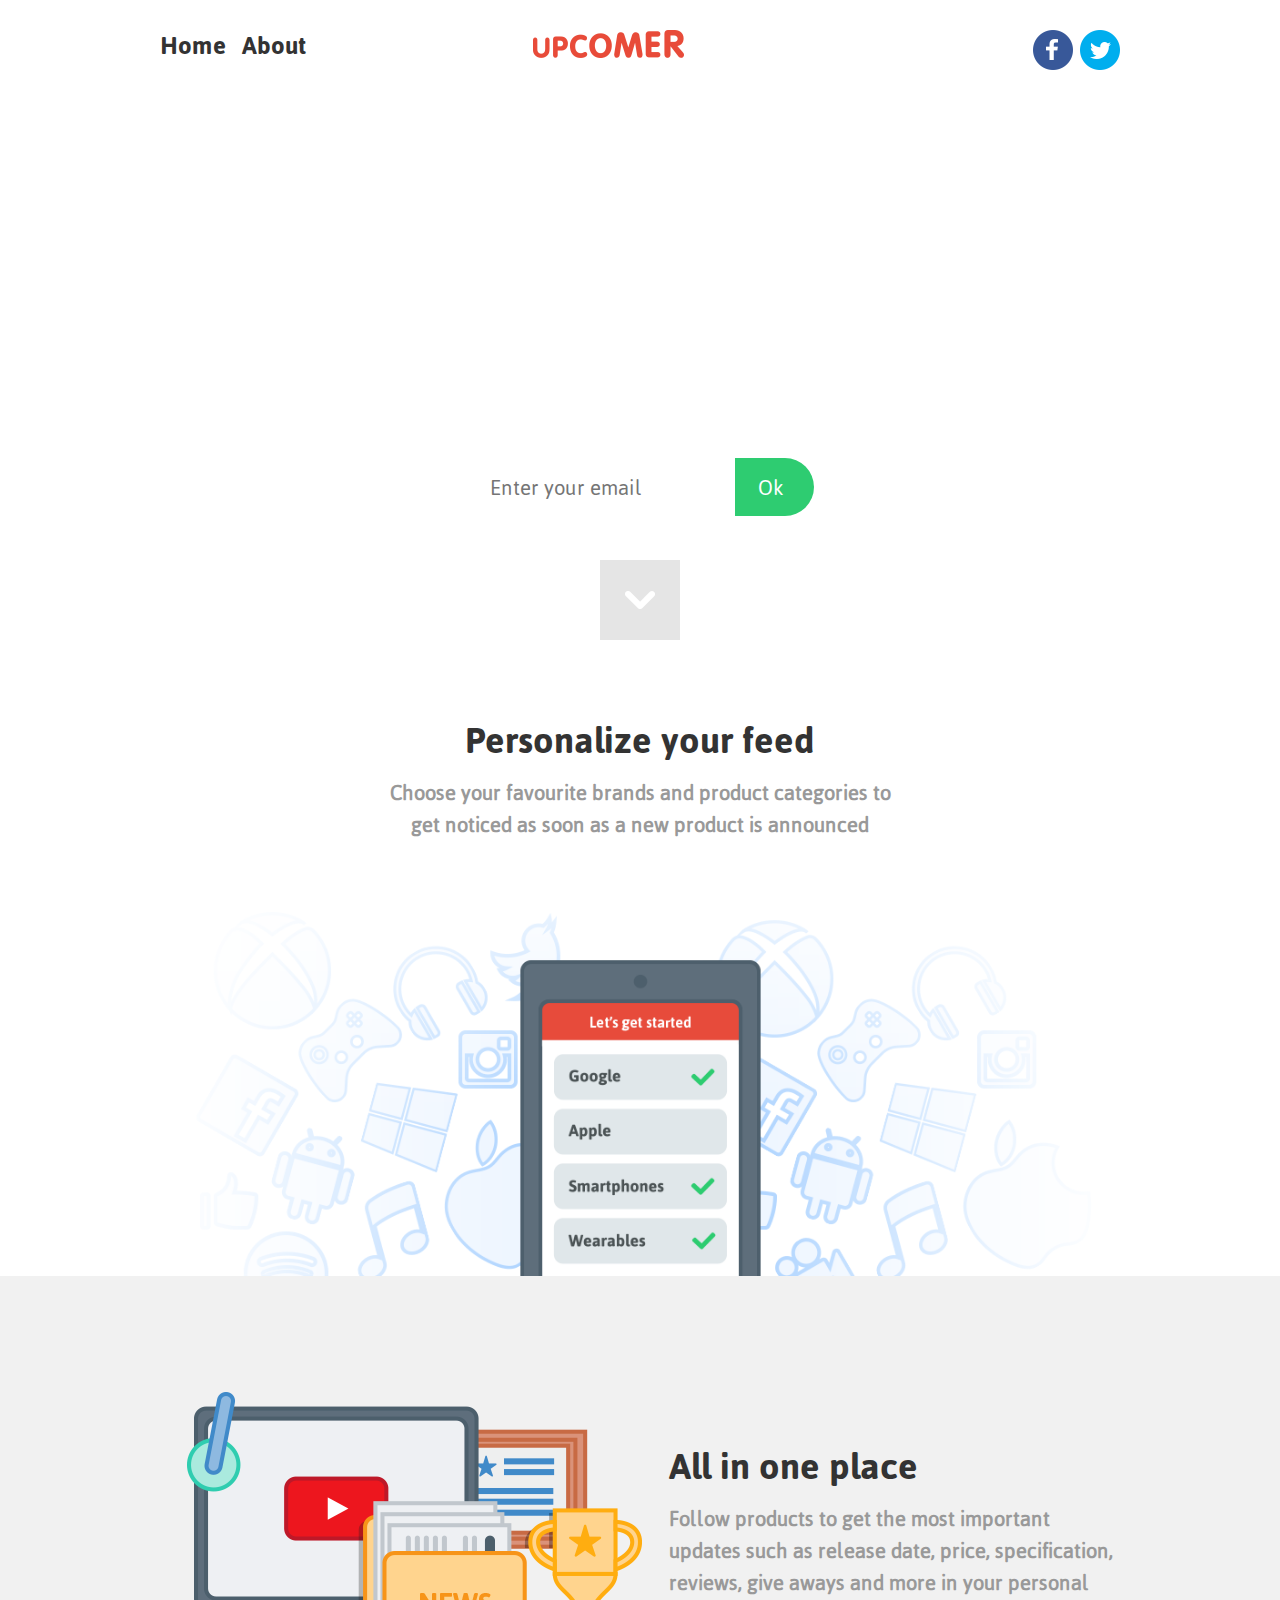
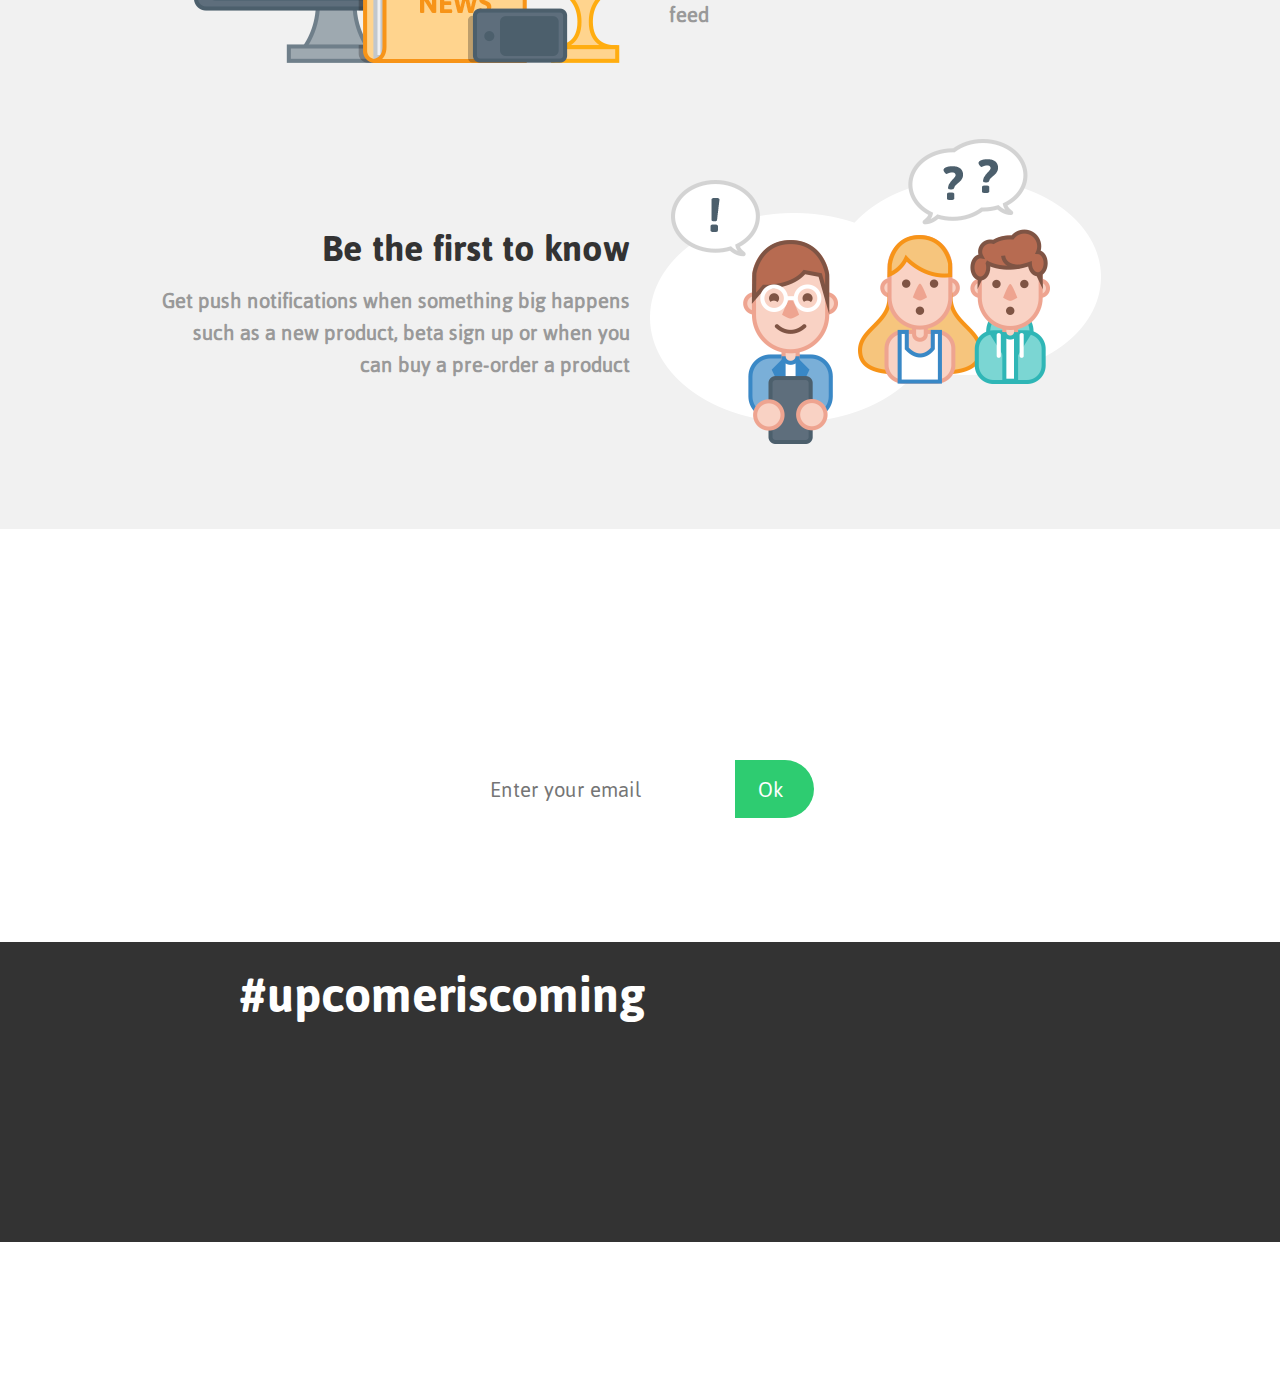
<file: index.html>
<!DOCTYPE html>
<html lang="en">
  <head>
    <meta charset="UTF-8">
    <title>Upcomer Project</title>
    <link rel="stylesheet" type="text/css" href="css/style.css">
    <link rel="stylesheet" type="text/css" href="css/responsive.css">
  </head>
  <body>
    <div id="wrapper">
          <header>
           <nav class="top-nav-left">
            <ul>
              <li><a href ="#">Home</a></li>
              <li><a href ="#">About</a></li>
            </ul>
          </nav>
          <ul class="top-nav-right">
            <li><a href ="#" class="icons fb"></a></li>
            <li><a href ="#" class="icons tweet"></a></li>
          </ul>
          <h1 class="logo"><img src="img/upcomer-logo.png"></h1>
        </header>
      <div class="main">
        <div class="content-top">
          <div class = "contents">
             <h2>Stay updated on upcoming
                 tech products you love
             </h2>
             <h4>We made it a lot more easier for you to always stay
                  updated on all incoming projects you care about
                  <p>.. so be the first to try Upcomer</p>
             </h4>
              <div id="email-box">
                <input type="email" name="email" class="h7" placeholder="Enter your email">
                 <input type="submit" class="h7" value="Ok">
              </div>
              <h6>Coming to android and IOS early 2015</h6>
              <a href="#" class="down-arrow"></a>
            </div>
          </div>
        <div class="content-mid">
            <div class="mid-top">
              <div class="contents">
                <div class="txt-center">
                  <h3>Personalize your feed</h3>
                  <h5>Choose your favourite brands and product categories to</p>
                  get noticed as soon as a new product is announced</p></h5>
                </div>
                  <img src="img/feed_bg.png">
              </div>
            </div>
            <div class="mid-center">
              <div class="contents">
              <img src="img/illustration1.png">
              <div class="txt-right">
                <h3><p>All in one place</p></h3>
                <h5><p>Follow products to get the most important updates
                such as release date, price, specification, reviews,
                give aways and more in your personal feed</h5>
              </div>
              </div>
            </div>
            <div class="mid-bottom">
                <div class="contents">
                <img src="img/illustration2.png">
                <div class="txt-left">
                  <h3><p>Be the first to know</p></h3>
                   <h5><p>Get push notifications when something big happens
                    such as a new product, beta sign up or when you
                    can buy a pre-order a product</p></h5>
                </div>
                </div>
            </div>
        </div>
       <div class="content-bottom">
        <div class="contents">
            <h4>
              <p>The first 5000 people to sign up will get an "elderly adopter priority" for 6 months
              which gives you a higher priority when we give away brand new products</p>
              <p>Be the first to try Upcomer</p>
            </h4>
             <div id="email-box">
                <input type="email" name="email" class="h7" placeholder="Enter your email">
                 <input type="submit" class="h7" value="Ok">
              </div>
              <h6>Coming to android and IOS early 2015</h6>
          </div>  
          <!-- <ul class="share-icons">
            <li><a href="" class="icons fb-share"></a></li>
            <li><a href="" class="icons twt-share"></a></li>
            <li><a href="" class="icons email-share"></a></li>
          </ul> -->
        </div>
        <section class="hand">
          <div class="contents">
             <div class="txt">#upcomeriscoming<div>
          </div>
        </section>
      </div>
    </div>
    <footer>
      <div class="contents">
      <ul class ="footer-icons">
         <!--  <li><a href ="#" class="icons fb"></a></li>
          <li><a href ="#" class="icons tweet"></a></li> -->

          
       </ul>
      </div>
    </footer>
  </body>
</html>
</file>
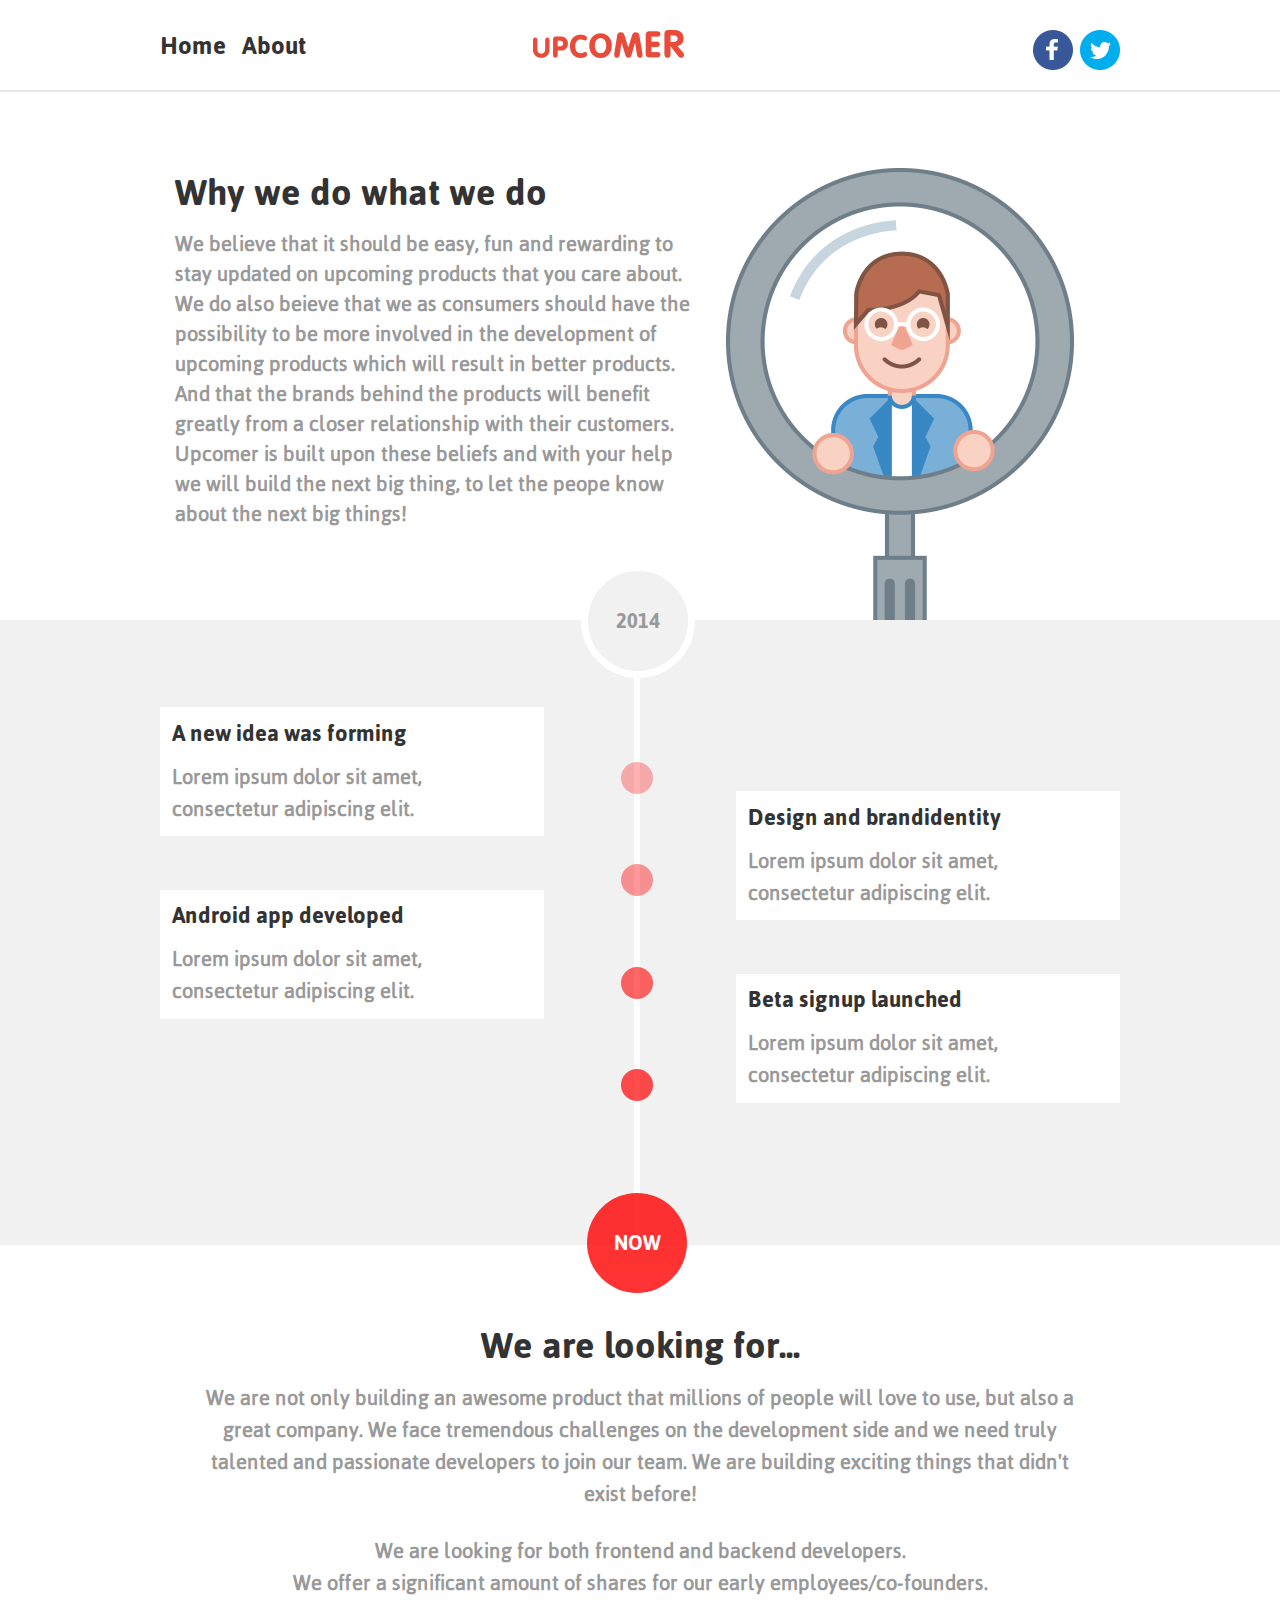
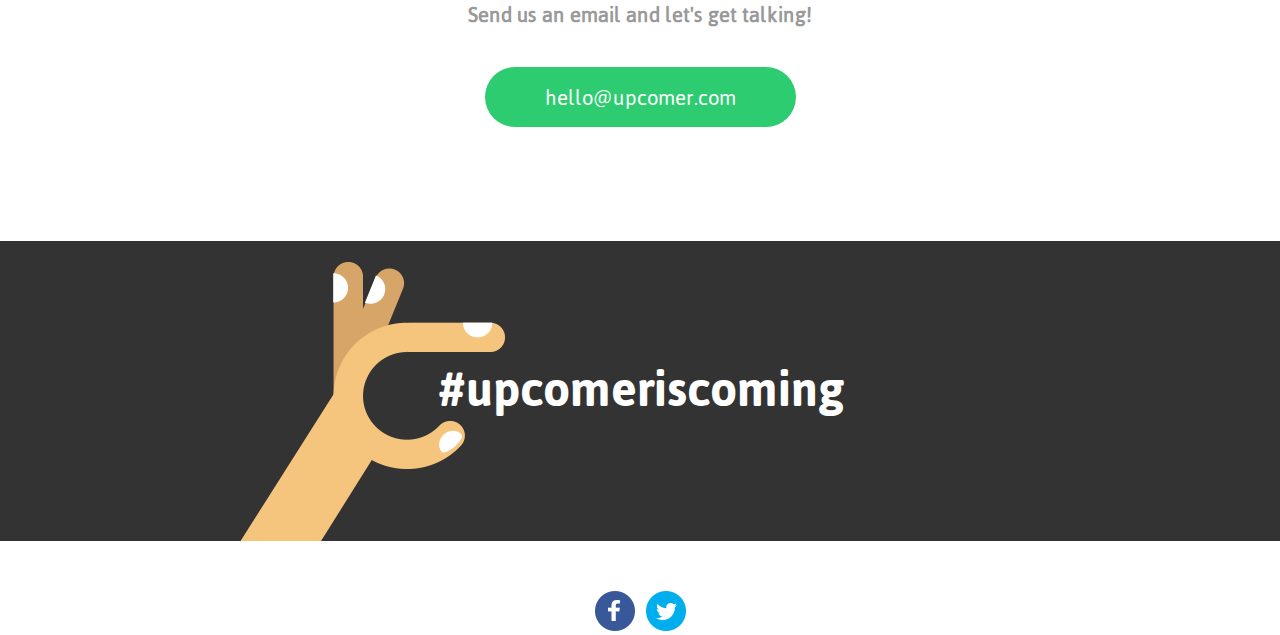
<file: templates/aboutus.html>
<!DOCTYPE html>
<html lang="en">
  <head>
    <meta charset="UTF-8">
    <title>About us</title>
    <link rel="stylesheet" type="text/css" href="../css/style.css">
    <link rel="stylesheet" type="text/css" href="../css/responsive.css">
  </head>
  <body class="about">
    <div id="wrapper">
          <header>
           <nav class="top-nav-left">
            <ul>
              <li><a href ="../index.html">Home</a></li>
              <li><a href ="#">About</a></li>
            </ul>
          </nav>
          <ul class="top-nav-right">
            <li><a href ="#" class="icons fb"></a></li>
            <li><a href ="#" class="icons tweet"></a></li>
          </ul>
          <h1 class="logo"><img src="../img/upcomer-logo.png"></h1>
        </header>
      <div class="main">
           <div class="content-top" style="border-top: 2px solid #e5e5e5;">
            <div class="contents" style="max-width:930px">
              <img src = "../img/illustration3.png" class="img-right-top">
              <div class="txt-left-top">
                <h3>Why we do what we do</h3>
                <h5 style="line-height:30px;">We believe that it should be easy, fun and rewarding to stay
                    updated on upcoming products that you care about.
                    We do also beieve that we as consumers should have the
                    possibility to be more involved in the development of
                    upcoming products which will result in better products.
                    And that the brands behind the products will benefit
                    greatly from a closer relationship with their customers.
                    Upcomer is built upon these beliefs and with your help
                    we will build the next big thing, to let the peope know
                    about the next big things!
                </h5>
              </div>
            </div>
           </div>
           <div class = "content-mid" style="height:625px;background-color: #f1f1f1;">
              <div class="contents" style="padding:0;height:625px;">
                <div class="content-left" style="float:left;width:40%;">
                  <div>
                    <h3 style="font-size:22px">A new idea was forming</h3>
                    <h5>Lorem ipsum dolor sit amet, consectetur adipiscing elit.</h5>
                  </div>
                  <div>
                    <h3 style="font-size:22px">Android app developed</h3>
                    <h5>Lorem ipsum dolor sit amet, consectetur adipiscing elit.</h5>
                  </div>
                </div>
                  <div class="blur"></div>
                  <ul class="red-rounds">
                    <li>2014</li>
                    <li></li>
                    <li></li>
                    <li></li>
                    <li></li>
                    <li>NOW</li>
                  </ul> 
                <div class="content-right" style="float:right;width:40%;">
                   <div>
                    <h3 style="font-size:22px">Design and brandidentity</h3>
                    <h5>Lorem ipsum dolor sit amet, consectetur adipiscing elit.</h5>
                  </div>
                  <div>
                    <h3 style="font-size:22px">Beta signup launched</h3>
                    <h5>Lorem ipsum dolor sit amet, consectetur adipiscing elit.</h5>
                  </div>
                </div>
              </div>
          </div>
          <div class = "content-bottom">
              <div class="contents">
                <div class="txt-center-bottom">
                  <div>
                    <h3>We are looking for...</h3>
                    <h5><p>We are not only building an awesome product that millions of people will love to use, but also a great company. We face tremendous challenges on the development side and we need truly talented and passionate developers to join our team. We are building exciting things that didn't exist before!</h5>
                  </div>
                  <div>
                      <h5><p>We are looking for both frontend and backend developers.</p>
                      <p style="word-break:break-all">We offer a significant amount of shares for our early employees/co-founders.</p>
                      <p>Send us an email and let's get talking!</p></h5>
                  </div>
                </div>
                <button type="submit" id="hello">hello@upcomer.com</button>
              </div>
          </div>

      </div>
    </div>
    <footer>
         <section class="hand">
         <div class="contents">            
            <div class="hand-img" style="position:relative">
            <div class="txt" style="position:absolute">#upcomeriscoming</div>
            </div>
          </div>
       </section>
        <div class="contents">
          <ul class ="footer-icons">
            <li><a href ="#" class="icons fb"></a></li>
            <li><a href ="#" class="icons tweet"></a></li>
           </ul>
      </div>
    </footer>
  </body>
</html>
</file>
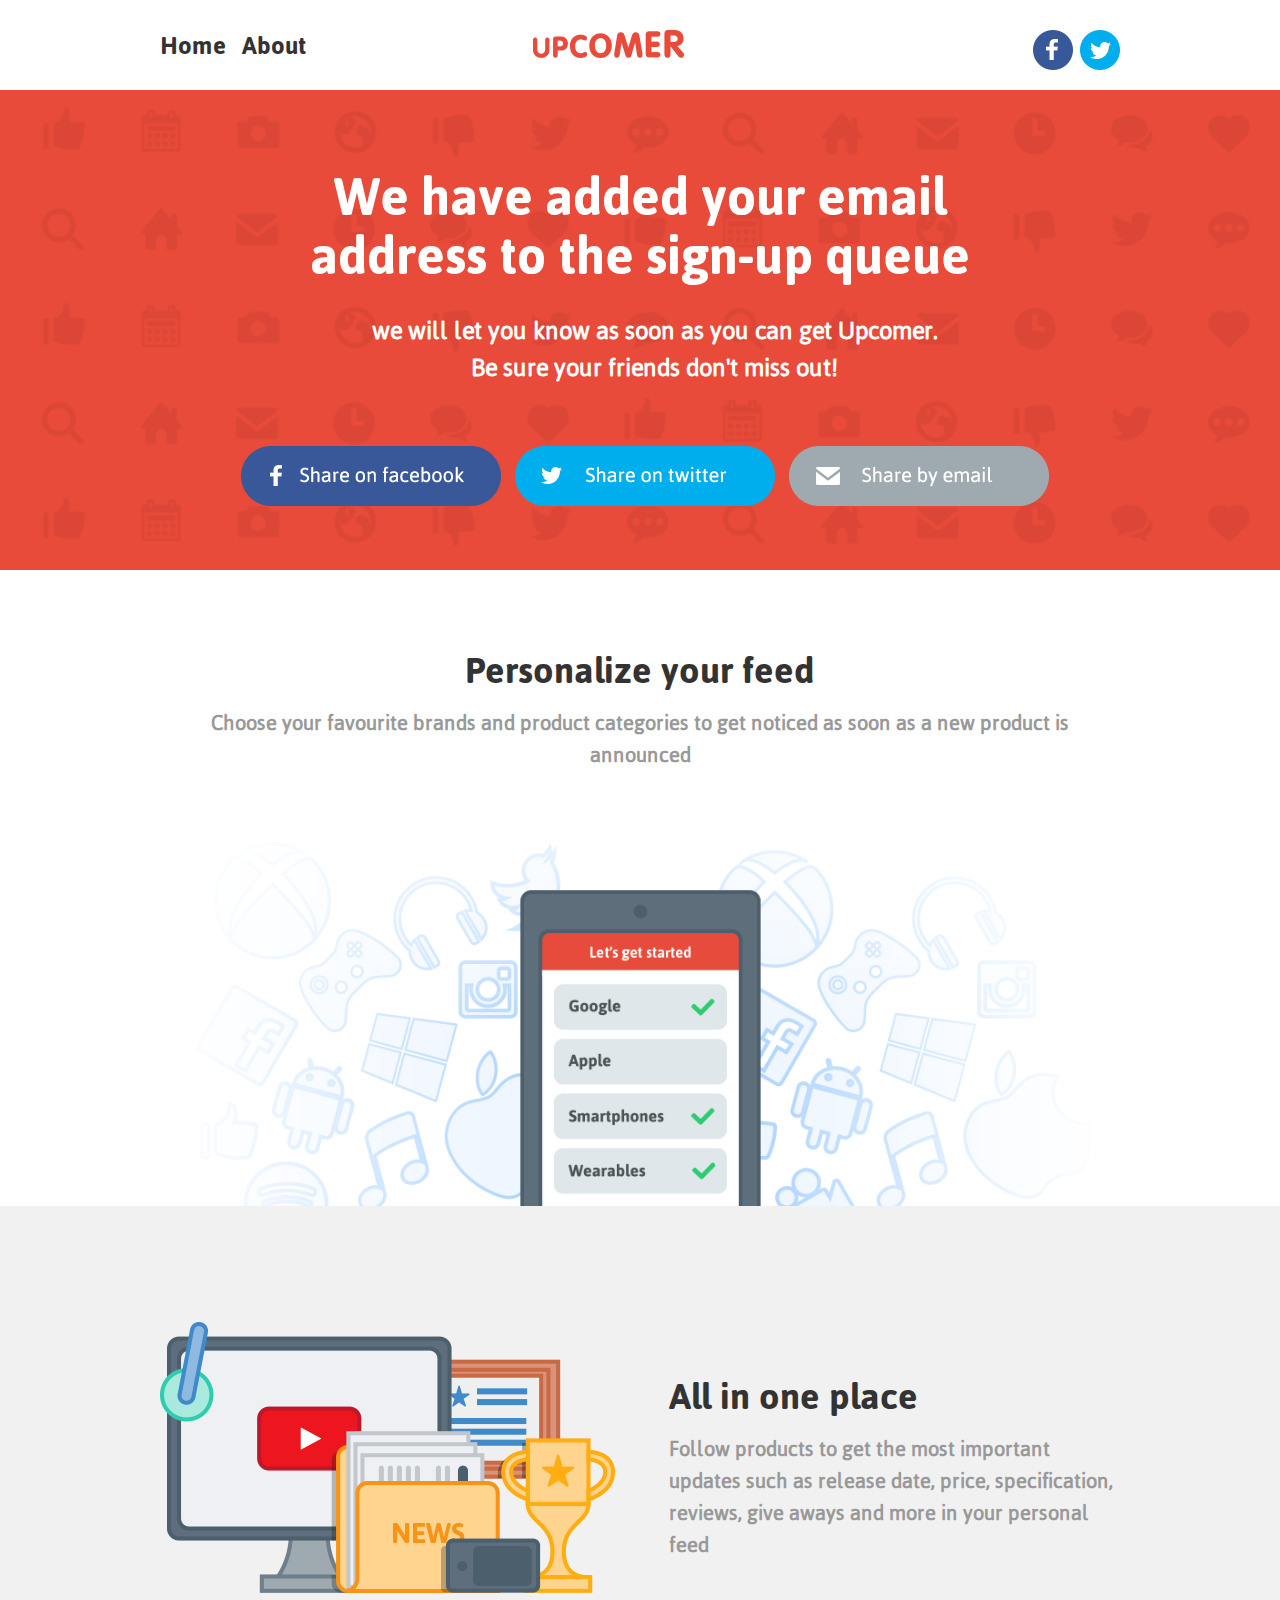
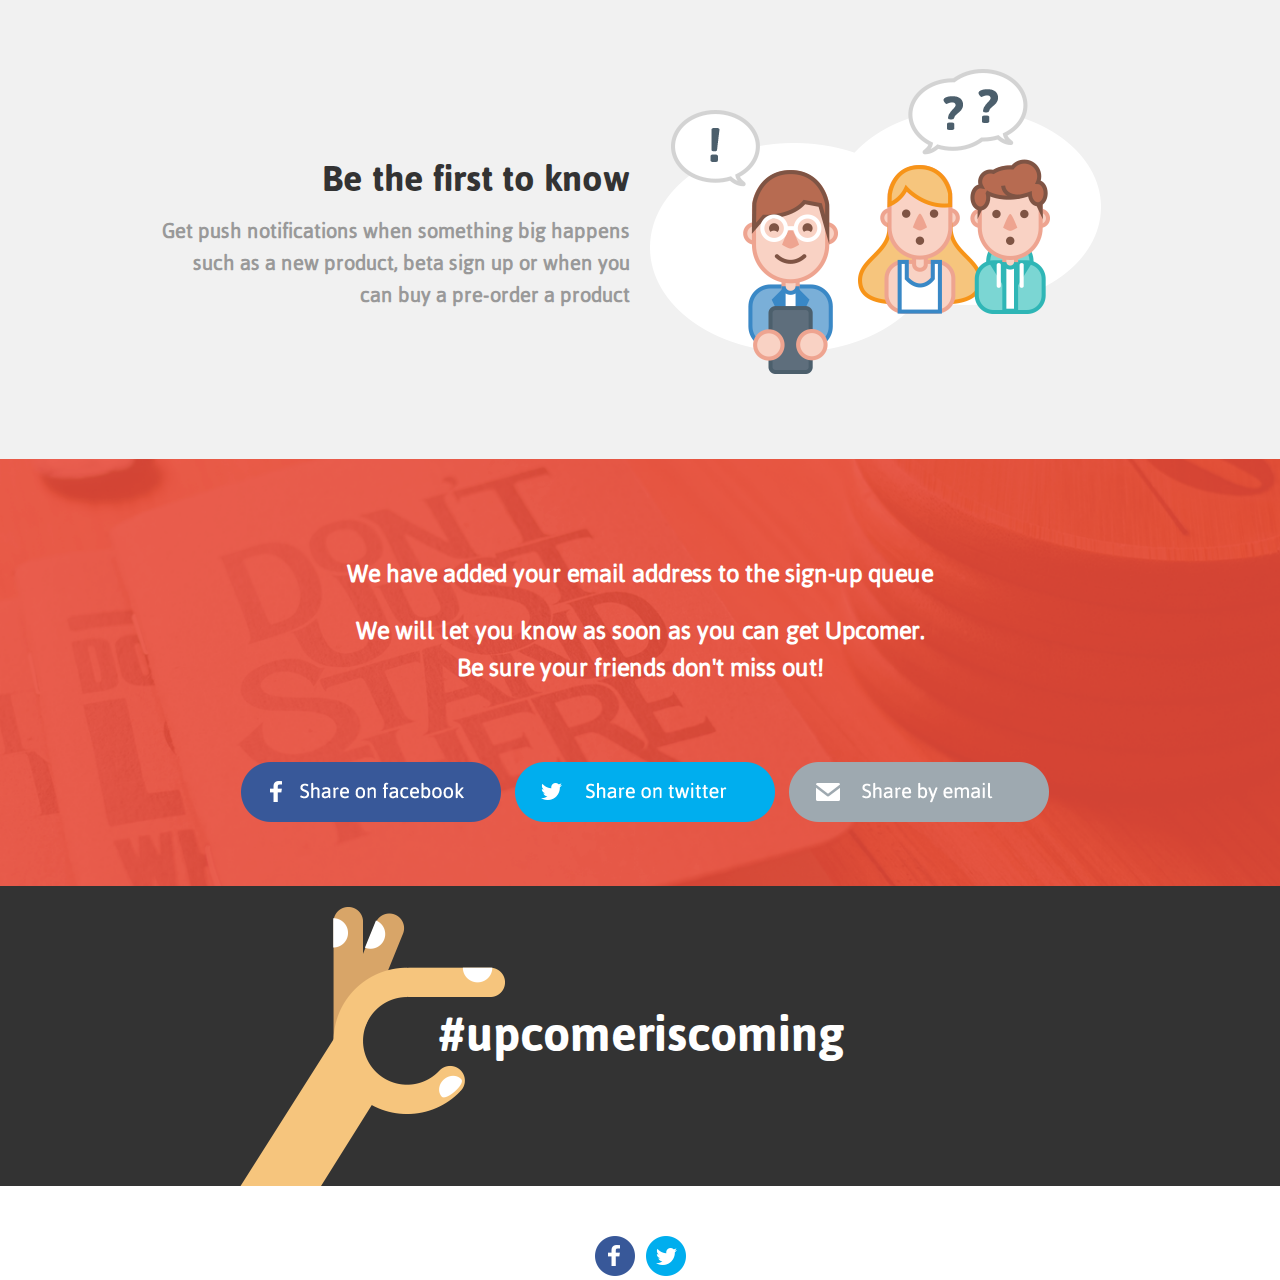
<file: templates/signup.html>
<!DOCTYPE html>
<html lang="en">
  <head>
    <meta charset="UTF-8">
    <title>Upcomer Project</title>
   <link rel="stylesheet" type="text/css" href="../css/style.css">
    <link rel="stylesheet" type="text/css" href="../css/responsive.css">
  </head>
  <body class="home">
    <div id="wrapper">
          <header>
           <nav class="top-nav-left">
            <ul>
              <li><a href ="../index.html">Home</a></li>
              <li><a href ="#">About</a></li>
            </ul>
          </nav>
          <ul class="top-nav-right">
            <li><a href ="#" class="icons fb"></a></li>
            <li><a href ="#" class="icons tweet"></a></li>
          </ul>
          <h1 class="logo"><img src="../img/upcomer-logo.png"></h1>
        </header>
      <div class="main">
        <div class="content-top">
          <div class = "contents">
             <h2>We have added your email
                address to the sign-up queue
             </h2>
             <h4 class="h4-sign-up"><span>we will let you know as soon as you can get Upcomer.</span>
                  <span>Be sure your friends don't miss out!</span>
             </h4>
            </div>
             <ul class="share-icons">
                <li><a href="" class="icons fb-share"></a></li>
                <li><a href="" class="icons twt-share"></a></li>
                <li><a href="" class="icons email-share"></a></li>
            </ul>
          </div>
        <div class="content-mid">
            <div class="mid-top">
              <div class="contents">
                <div class="txt-center">
                  <h3>Personalize your feed</h3>
                  <h5><span>Choose your favourite brands and product categories to
                  get noticed as soon as a new product is announced</span></h5>
                </div>
                  <img src="../img/feed_bg.png">
              </div>
            </div>
            <div class="mid-center">
              <div class="contents">
              <img src="../img/illustration1.png" class="img-left">
              <div class="txt-right">
                <h3><p>All in one place</p></h3>
                <h5><p>Follow products to get the most important updates
                such as release date, price, specification, reviews,
                give aways and more in your personal feed</p></h5>
              </div>
              </div>
            </div>
            <div class="mid-bottom">
                <div class="contents">
                <img src="../img/illustration2.png" class="img-right">
                <div class="txt-left">
                  <h3><p>Be the first to know</p></h3>
                   <h5><p>Get push notifications when something big happens
                    such as a new product, beta sign up or when you
                    can buy a pre-order a product</p></h5>
                </div>
                </div>
            </div>
        </div>
       <div class="content-bottom">
        <div class="contents">
            <h4>
              <p style="text-align:center">We have added your email address to the sign-up queue</p>
              <p style="text-align:center">We will let you know as soon as you can get Upcomer.<br>
                 Be sure your friends don't miss out!</p>
            </h4>
          </div>  
          <ul class="share-icons">
            <li><a href="" class="icons fb-share"></a></li>
            <li><a href="" class="icons twt-share"></a></li>
            <li><a href="" class="icons email-share"></a></li>
          </ul>
        </div>
      </div>
    </div>
    <footer>
         <section class="hand">
         <div class="contents">            
            <div class="hand-img" style="position:relative">
            <div class="txt" style="position:absolute">#upcomeriscoming</div>
            </div>
          </div>
       </section>
        <div class="contents">
          <ul class ="footer-icons">
            <li><a href ="#" class="icons fb"></a></li>
            <li><a href ="#" class="icons tweet"></a></li>
           </ul>
      </div>
    </footer>


  </body>
</html>
</file>
<file: css/style.css>
@charset "UTF-8";

/*color guide:
#333333 blackish
#999999 gray
#2ecc71 leaf green
#f5f5f5 box grey
*/

/* header guide:
h2 - 52px
h3 - 36px
h4 - 24px
h5 - 20px
h6 - 16px;
.h7 - 20.3px
*/

/*common paddings
div padding:top 76px
*/

/*.......................base template...................*/
html, body, div, section, article, aside, header, hgroup, footer, nav, h1, h2, h3, h4, h5, h6, p, blockquote, address, time, span, em, strong, img, ol, ul, li, figure, canvas, video, th, td, tr {
    margin: 0;
    padding: 0;
    border: 0;
}
a {
    text-decoration: none;
    color: #333333;
}
a:hover {
    color: #999999;
}
input[type="email"]:focus,input[type="submit"]:focus, button:focus{
  outline: none;
}
input[type="submit"]:hover{
    opacity: 0.8;
}
input[type="submit"]:active, button:active {
    position: relative;
    top: 1px;
}
button:hover{
  opacity: 0.8;  
}
/*.........................html5 display.......................*/
address, article, aside, canvas, details, figcaption, figure, footer, header, hgroup, nav, menu, nav, section, summary {
    display: block;
}
html {
    background: #fff;
}
@font-face {
  font-family: 'Asap-Regular';
  src: url('../fonts/Asap-Regular.eot'); 
  src: url('../fonts/Asap-Regular.eot?#iefix') format('embedded-opentype'),
       url('../fonts/Asap-Regular.woff') format('woff'), 
       url('../fonts/Asap-Regular.ttf')  format('truetype'),
       url('../fonts/Asap-Regular.svg#svgFontName') format('svg'); 
}
@font-face {
  font-family: 'Asap-Bold';
  src: url('../fonts/Asap-Bold.eot'); 
  src: url('../fonts/Asap-Bold.eot?#iefix') format('embedded-opentype'),
       url('../fonts/Asap-Bold.woff') format('woff'), 
       url('../fonts/Asap-Bold.ttf')  format('truetype'), 
       url('../fonts/Asap-Bold.svg#svgFontName') format('svg'); 
}
html, body {height: 100%;}
body {
    font-family: 'Asap-Regular';
    width: 100%;
    color: #333333;
    margin: 0 auto;
    text-align:left;
    position: relative;
    background: #fff;
}
ul,li{
    list-style: none;
    display: inline-block;
}
img{
    vertical-align: middle;
}
h2{
    font-family: "Asap-Bold";
    font-size: 52px;
    color: #ffffff;
    line-height: 59px;
}
h3{
    font-family: "Asap-Bold";
    font-size: 36px;
    color: #333333;
}
h4{
    font-family: "Asap-Regular";
    font-size: 24px;
    color: #ffffff;
    line-height: 37px;
}
h5{
    font-family: "Asap-Regular";
    font-size: 20px;
    color: #999999;
    line-height: 32px;
    padding-top: 15px; /* common for a few divs */
}
h6{
    font-family: "Asap-Regular";
    font-size: 16px;
    color: #ffffff;
    margin: 10px 0px;
}
.h7{
    font-family: "Asap-Regular";
    font-size: 20.3px;
    color: #ffffff; 
}
/*................layout..........................*/
#wrapper{
    min-height: 100%;
}
header{
    padding: 30px 0 60px 0;
    max-width: 960px;
    margin: 0 auto;
}
header h1{
    font-size: 0; 
}
.logo{
    float: left;
    margin-left: 22%;
}
.top-nav-left{
    float: left;
}
.top-nav-left ul{
    float: left;
}
.top-nav-left li{
    float: left;
    padding-right: 15px;
}
.top-nav-left a{
    font-family: "Asap-Bold";
    font-size: 18pt;
    color: #333333;
}
.top-nav-left a:hover{
   color: #999999;
}
.top-nav-right{
    float: right;
    text-align: right;
}
.top-nav-right li a{
    display: inline;
    margin-left: 3px;
    width: 40px;
    height: 40px;
}
.icons{
    float: left;
    display: inline-block;
    background-repeat: no-repeat;
    background-position: top center;
}
.fb{
    background-image: url("../img/fb-icon.png");
 }
 .tweet{
    background-image: url("../img/tweet-icon.png");
}
.main{
    overflow:hidden;
    padding-bottom: 100px; /*height of the footer*/
}
.home .content-top{
   background: url('../img/bg1_repeat.png')repeat; 
   background-size: cover;
}
.content-top{
    position: relative;
    text-align: center;
}
.content-top .contents{
    padding: 76px 6px 0;
    display: inline-block;
    max-width: 700px;
    vertical-align: middle;
}
.content-top .share-icons{
    margin: 60px 0;
}
.share-icons li{
    padding-left: 10px;
}
.content-top .contents h4{
    width: 96%;
    margin: 4% 0 0 4%;
}
.content-top .contents .h4-sign-up{
    display: inline-block;
    width: 84%;
}
/*.content-top .contents h6{
    
}*/
#email-box{
    display: table;
    padding: 0;
    max-height: 58px;
    overflow: hidden;
    max-width: 350px;
    width: 100%;
    margin: 5% auto 2% auto;
}
#email-box div{
    display: table-cell;
    width: 100%;
}
input[type="email"]{
    float: left;
    border: medium none;
    border-radius: 40px 0px 0px 40px;
    background: none repeat scroll 0% 0% rgba(255, 255, 255, 0.3);
    padding: 16px 0px 16px 25px;
    min-width: 243px;
}
input[type="submit"]{
    float: left;
    padding: 16px 19px 16px 12px;
    min-width: 79px;
    background-color: #2ECC71;
    border: medium none transparent;
    border-radius: 0px 40px 40px 0px;
}

.down-arrow{
    background: url("../img/down-arrow.png") no-repeat;
    height: 80px;
    width: 80px;
    display: inline-block;
    vertical-align: bottom;
}
.down-arrow:hover{
    opacity: 0.7;
}
.content-mid{
     width: 100%;
     position: relative;
     /*display: none;*/
}
.content-mid .contents{
    padding: 76px 0 0;
    max-width: 960px;
    margin: 0 auto;
    text-align: center;
}
.mid-top img{
    width: 100%;
}
.mid-center{
    width: 100%;
    padding-top: 40px;
    display: inline-block;
    background-color: #f1f1f1;
    vertical-align: middle;
}
.img-left{
    float: left;
}
.txt-right{
    float: right;
    text-align: left;
    padding-top: 50px;
    width: 47%;
}
.mid-bottom{
    /*clear: both;*/
    width: 100%;
    display: inline-block;
    padding-bottom: 85px;
    background-color: #f1f1f1;
    vertical-align: middle;
}
.img-right
.img-right-top{
    float: right;
    /*padding-left: 100px*/
}
.txt-left{
    float: left;
    text-align: right;
    padding-top: 85px;
    width: 49%;
}
.txt-left-top{
    float: left;
    text-align:left;
    padding-top:0px;
    width:56%;
}
.content-left{
    margin-top: 87px
}
.content-right{
    margin-top: 171px
}
.content-left div, .content-right div{
    background-color: #fff;
    text-align: left;
    padding: 3%;
}
.content-left div:last-child,.content-right div:last-child{
    margin-top: 14%;
}
/*.............red rounds.................*/
.red-rounds{
    position: relative;
    top: -56px; 

}
.red-rounds li {
    width: 2em;
    height: 2em;    
    border-radius: 1em;
    background: red;
    display: block;
    color: white;
    margin: 4.4em 0;
    left: 2.37em;
    position: relative;
    font-family: "Asap-Bold";
    text-align:center;

}
/*.red-rounds li::before{
    content: '';
    position: absolute;
    top: -4.2em;
    left: 1.4em;
    width: .3em;
    height: 7em;
    background: blue;
    z-index: -1;
}*/
.red-rounds li:first-child{
    width: 5em;
    height: 5em;
    border-radius: 4em;
    display: block;
    left: -2px;
    margin: 0 0 4.2em 0;
    line-height: 100px;
    background:#f1f1f1;
    border: 7px solid #fff;
    font-size: 20px;
    color:#999999;
}
.red-rounds li:nth-child(2){
    opacity:0.3;
}
.red-rounds li:nth-child(3){
    opacity:0.4;
}
.red-rounds li:nth-child(4){
    opacity:0.6;
}
.red-rounds li:nth-child(5){
    opacity:0.7;
}
.red-rounds li:last-child {
    width: 5em;
    height: 5em;
    border-radius: 4em;
    display: block;
    margin: 4.6em 0 0 0;
    left: 4px;
    line-height: 100px;
    background:red;
    font-size: 20px;
    color:#fff;
    opacity:0.8;
}

/*.red-rounds li:first-child::before {
  display: none;
}
.red-rounds li:last-child::before {
  left: 2.3em;
}*/
.blur{
    top: 0px;
    left: 49.5%;
    width: 0.5%;
    height: 100%;
    position: absolute;
    background: #fff;
}
/*...................................................................................*/
.home .content-bottom{
    background: url('../img/bg2.png')no-repeat;
    text-align: center;
    background-size: cover;
}
.content-bottom .contents{
    padding: 76px 10px;
    margin: 0 auto;
    max-width: 890px;
    text-align: center;
}
.home .content-bottom .contents p{
    padding-top: 20px;
}
.content-bottom .contents h6{
   /* padding-top: 10px;*/
}
.content-bottom .share-icons{
    margin: 0px 0 60px 0;
}
#hello{
    background-color: #2ecc71;
    border-radius: 40px;
    font-family: "Asap-Regular";
    font-size: 20.3px;
    color: #ffffff;
    border: 0 solid transparent;
    padding: 17px 60px;
    margin: 36px 0px 38px 0px;
}
.txt-center, .txt-center-bottom{
    text-align: center;
}
.txt-center h5{
   /* width: 54%;
    margin: 0 auto;*/
}
.txt-center-bottom div:nth-child(2){
    padding-top: 10px;
}
.txt-center-bottom div:nth-child(2) p{
    padding: 0;
}
.fb-share{
    background-image: url("../img/fb_share.png");
    width: 260px;
    height: 60px;
 }
 .twt-share{
    background-image: url("../img/tweet_share.png");
    width: 260px;
    height: 60px;
 }
 .email-share{
    background-image: url("../img/email_share.png");
    width: 260px;
    height: 60px;
 }
footer {
    position: relative;
    margin-top: -100px; /* negative value of footer height */
    clear:both;
    height: 100px;
    background-color: #fff;
}
footer .contents{
    text-align: center;
    margin: 50px auto;
    max-width: 800px;
}
.hand{
    width: 100%;
    height: 300px;
    background-color: #333333;
}
.hand .contents{
    margin: 0 auto;
    max-width: 800px;
    padding-top: 21px;
}
.hand .txt{
    font-family: "Asap-Bold";
    font-size: 48px;
    color: #ffffff;  
}
.hand .hand-img{
    background: url("../img/hand.png")no-repeat;
    padding: 95px 7px 184px 199px;
}

.footer-icons li a{
    width: 40px;
    height: 40px;
    padding-left: 7px;
}
</file>
<file: css/responsive.css>
@media only screen and (min-width:991px){

}
@media only screen and (min-width:768px) and (max-width:991px){
    h2{
        font-size: 52px;
    }
    h3{
        font-size: 26px;
    }
    h4{
        font-size: 21px;
    }
    h5{
        font-size: 18px;
        width: 100%;
        text-align: center;
        line-height: 28px;
    }
    h6{
        font-size: 15px;
    }
    .h7{
        font-size: 15px;
    }
    .content-mid .contents{
        padding: 0;
        max-width: 705px;
        
     }
    .content-top .contents h4 {
        width: 69%;
        margin: 4% 0 0 17%;
    }
    .content-top .contents .h4-sign-up {
        width: 75%;
        margin: 4% auto;
    }
     .txt-center,
     .img-left, 
     .txt-right,
     .img-right,
     .txt-left,
     .txt-left-top
     {
        float: none;
        width: auto;
        text-align: center;
        padding-top: 20px;
     }
     .txt-left-top{
        margin-bottom:70px;
        /*width: 80%;
        margin: 0 auto;*/
     }
     .txt-left-top h5{
        line-height: 30px;
        width: 92%;
        margin: 0 auto;
     }
     .txt-center-bottom{
        margin-top: 50px;
    }
     .mid-center{
        padding-top: 0;
     }
     .mid-bottom{
        padding-bottom: 20px;
     }
     /*.hand .contents{
        max-width: 700px;
        padding-left: 10%;
     }*/
    /* .hand .txt{
        font-size: 30px;
        padding: 103px 9px 142px 201px;
    }*/
    /*.content-top .share-icons > li >a,
    .content-bottom .share-icons > li >a{
        width: 220px;
        height: 60px;
        border-radius: 70px; 
    }*/
    .content-bottom .contents{
        padding: 20px 0 30px;
        max-width: 700px;
     }
     .content-bottom .contents h4{
        font-size: 21px;
        width: 80%;
        margin: 0 11%;
     }
}
@media only screen and (max-width:860px){
    /*.content-top .share-icons,
    .content-bottom .share-icons{
        margin: 20px 0;
        width: 50%;
    }*/
    .share-icons li{
        padding-left: 0px;
    }
    .share-icons > li >a{
       /* background-size: 90% 90%;*/
        margin-left: 0px;
        background-size: 220px;
        width: 240px;
    } 
}
@media only screen and (max-width:768px){
    h2{
        font-size: 38px;
        line-height: 42px;
    }
    h3{
        font-size: 30px;
    }
    h4{
        font-size: 22px;
    }
    h5{
        font-size: 20px;
        line-height: 24px;
        padding-top: 10px;
        text-align: justify;
        margin: 0 3%;
    }
    h6{
        font-size: 15px;
        margin-bottom: 25px;
    }
    .h7{
        font-size: 18px;
    }
    .top-nav-left {
        float: left;
        width: 34%;
    }
    .top-nav-left li {
        padding-right: 7px;
    }
    .top-nav-left a {
        font-size: 12pt;
    }
    .top-nav-right {
        /*width: 20%;*/
    }
    .top-nav-right li a{
        margin-left: -12px;
    }
    .logo {
        float: left;
        width: 41%;
        margin-left: 2%; 
    }
    header .fb,
    header .tweet
    {
        background-size: 70% 70%;
    }
    .content-top .contents .h4-sign-up {
        display: inline-block;
        width: 78%;
    }
    .content-top .share-icons,
    .content-bottom .share-icons{
        margin: 20px 0;
        width: 50%;
    }
    .share-icons li{
        padding-left: 0px;
    }
    .share-icons > li >a{
       /* background-size: 90% 90%;*/
        margin-left: 0px;
        background-size: 240px;
        width: 280px;
    } 
    .content-mid .contents {
        padding: 51px 0 0;
    }
    .mid-center{
        padding-top:0;
    }
    .img-left,
    .img-right
    {
        float: none;
        width: 75%;
    }
    .img-right-top{
        float: none;
        width: 50%;
    }
    .txt-left, .txt-right, .txt-left-top{
        float: none;
        padding-top: 41px;
        width: 100%;
        text-align: center;
    }
    .txt-left-top{
        margin-bottom:70px;
         /*width: 80%;
         margin: 0 auto;*/
    }
    .txt-center h5{
        width: 74%;
        margin: 0 auto;
    }
    .txt-center-bottom{
        margin-top: 50px;
    }
    .txt-center-bottom div:nth-child(2) p{
        /*word-break: break-all;*/
    }
    .mid-bottom {
        padding-bottom: 49px;
    }
    .content-bottom .contents {
        padding: 7px 6px 22px;
    }
    .content-bottom .contents p {
        padding-top: 20px;
        line-height: 28px;
        text-align: justify;
        word-spacing: -0.8px;
    }
   /* .hand .txt {
        font-    word-spacing: -0.8px;size: 32px;
        padding: 107px 8px 256px 203px;
    }*/
}
@media only screen and (min-width:525px) and (max-width: 640px){
    .hand .txt {
        font-size: 36px;
    }
    .hand .hand-img{
        position: relative;
        transform: scaleX(0.9);
        padding: 100px 7px 184px 199px;
    }
}
@media only screen and (max-width:525px){
    .hand .txt {
        font-size: 35px;    
        transform: scaleX(1.1) !important;
    }
    .hand .hand-img{
        position: relative;
        transform: scaleX(0.7);
        left: -63px;
        padding: 100px 7px 184px 199px;
    }

}
@media only screen and (max-width:480px){
    header{
        margin: 0 1%;
    }
    .logo img {
        width: 86%;
    }
    #email-box {
        margin: 5% auto 2% auto;
    }
    input[type="email"] {
        width: 68%;
        min-width: auto;
    }
    input[type="submit"] {
        min-width: 67px;
    }
    .img-right-top{
        float: none;
        width: 70%;
    }
    .txt-left-top h5{
        text-align: justify;
    }
    .txt-center h5, .txt-right h5, .txt-left h5{
        /*text-align: center;*/
        margin: 0 auto;
        width: 86%
    }
    .content-top .share-icons,
    .content-bottom .share-icons{
        margin: 20px 0;
        width: 60%;
    }
 }
  @media only screen  and (max-width:380px){
    .hand .txt {
        font-size: 36px;
        transform: scaleX(1.1) !important;
    }
    .hand .hand-img{
        position: relative;
        transform: scaleX(0.6);
        left: -77px;
        padding: 100px 7px 184px 199px;
    }
    .content-top .share-icons,
    .content-bottom .share-icons{
        margin: 20px 0;
        width: 70%;
    }
}
 @media only screen  and (max-width:360px){
    .img-right-top{
        float: none;
        width: 70%;
    }
    h3{
        letter-spacing: -0.8px;
    }

    #hello{
         padding: 17px 53px;
    }
    .content-top .share-icons,
    .content-bottom .share-icons{
        margin: 20px 0;
        width: 94%;
    }

 }
</file>
